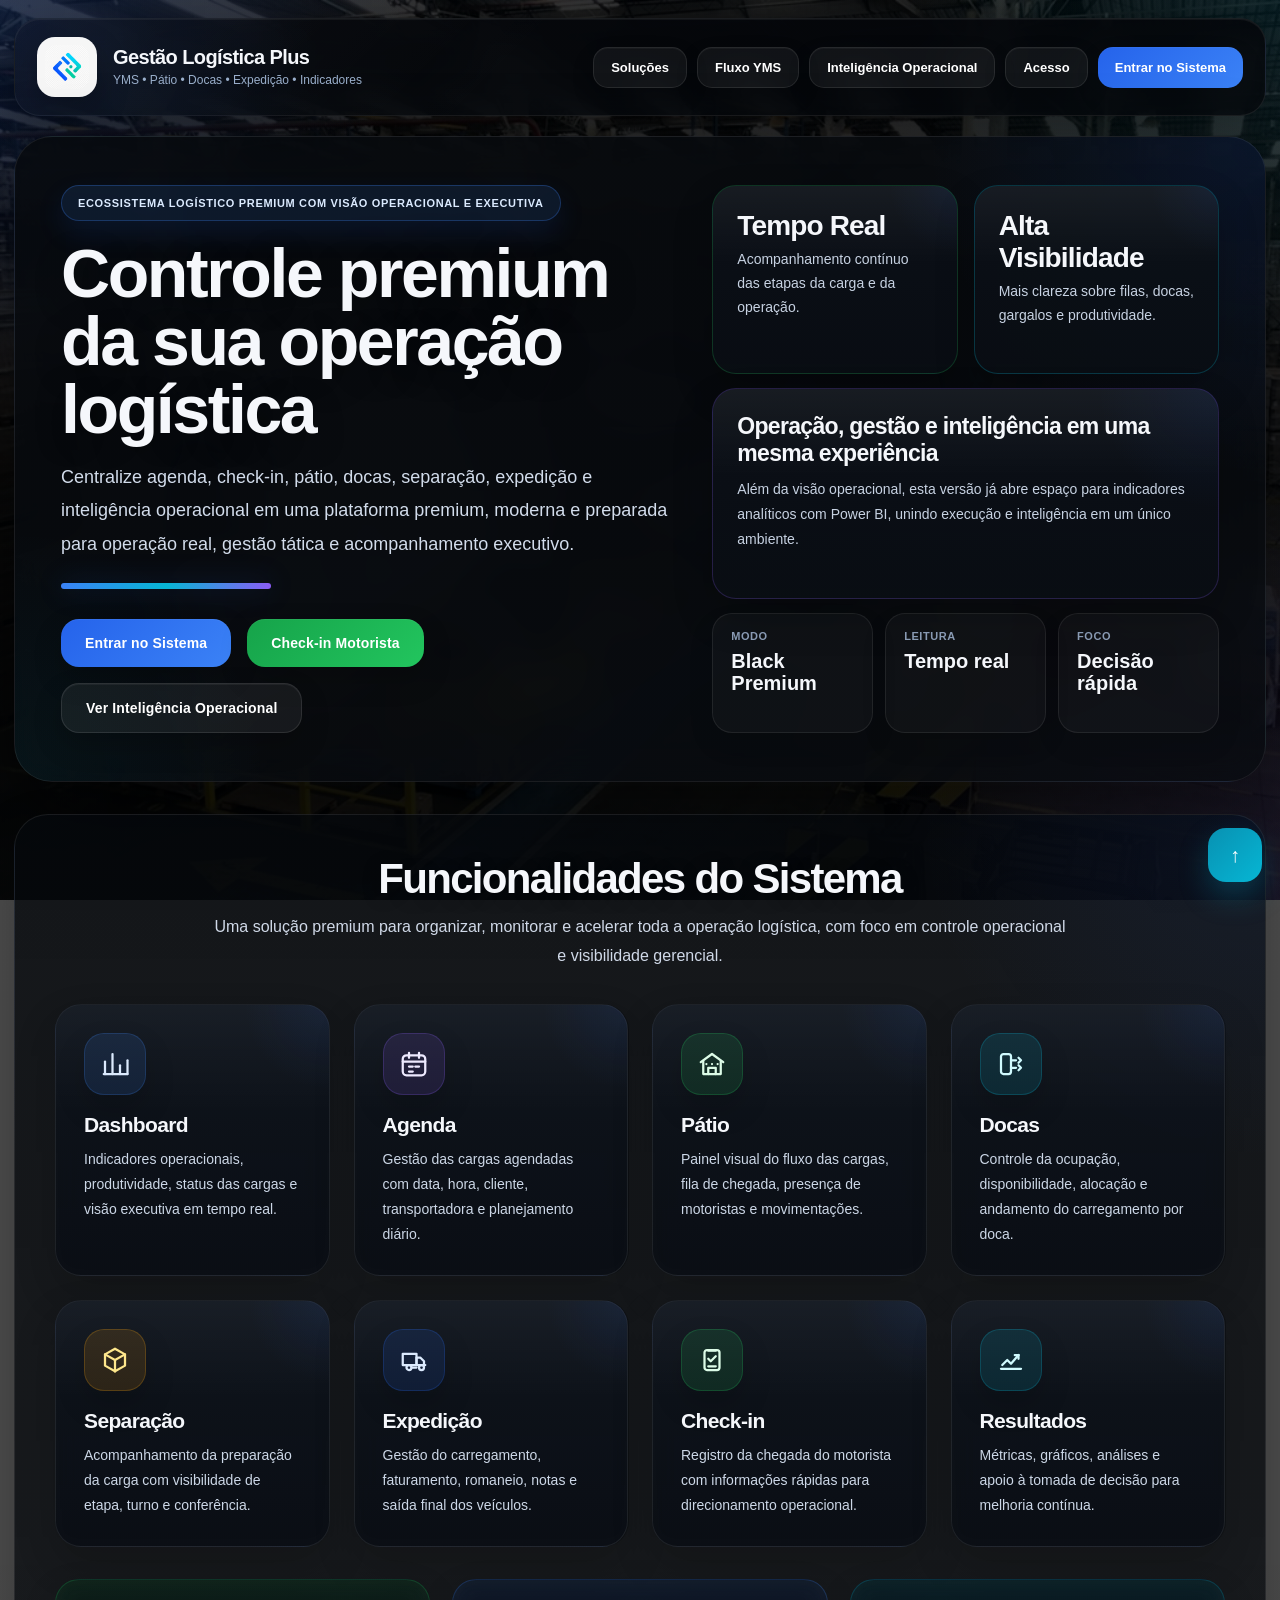
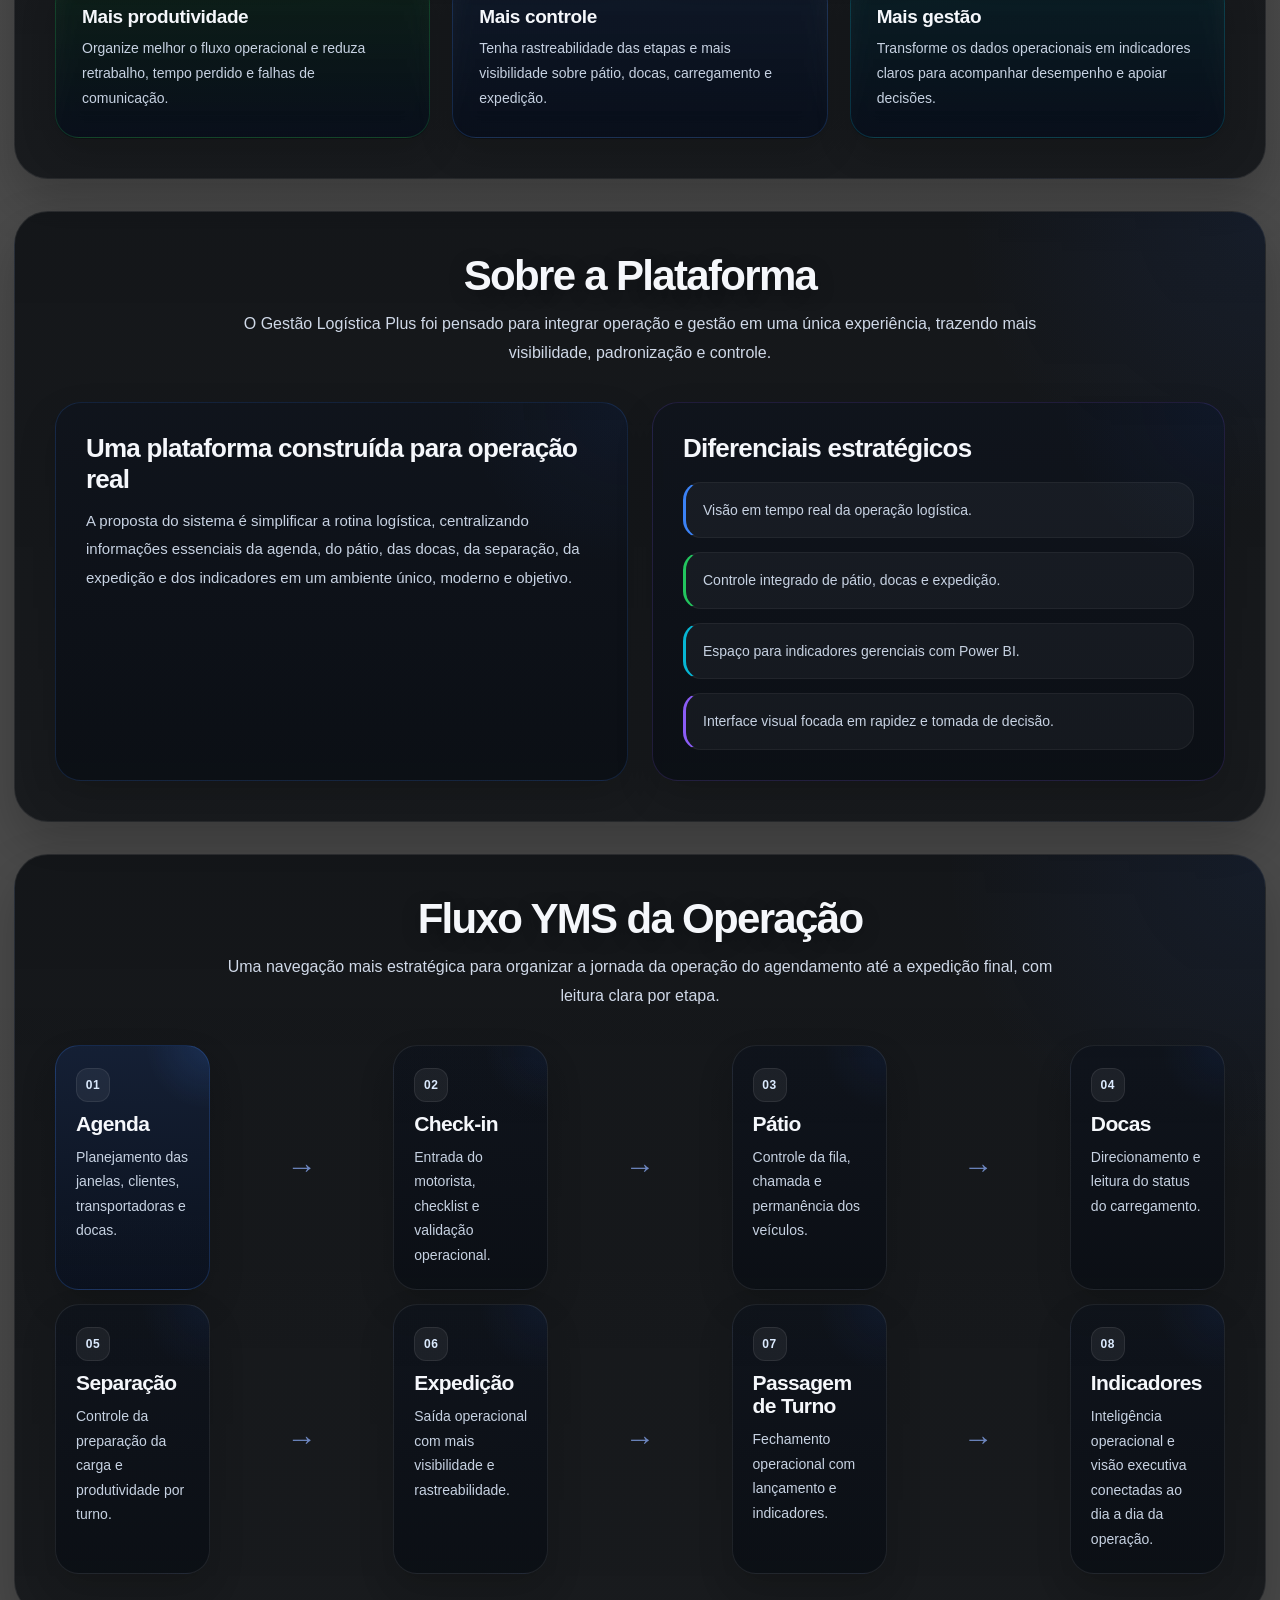
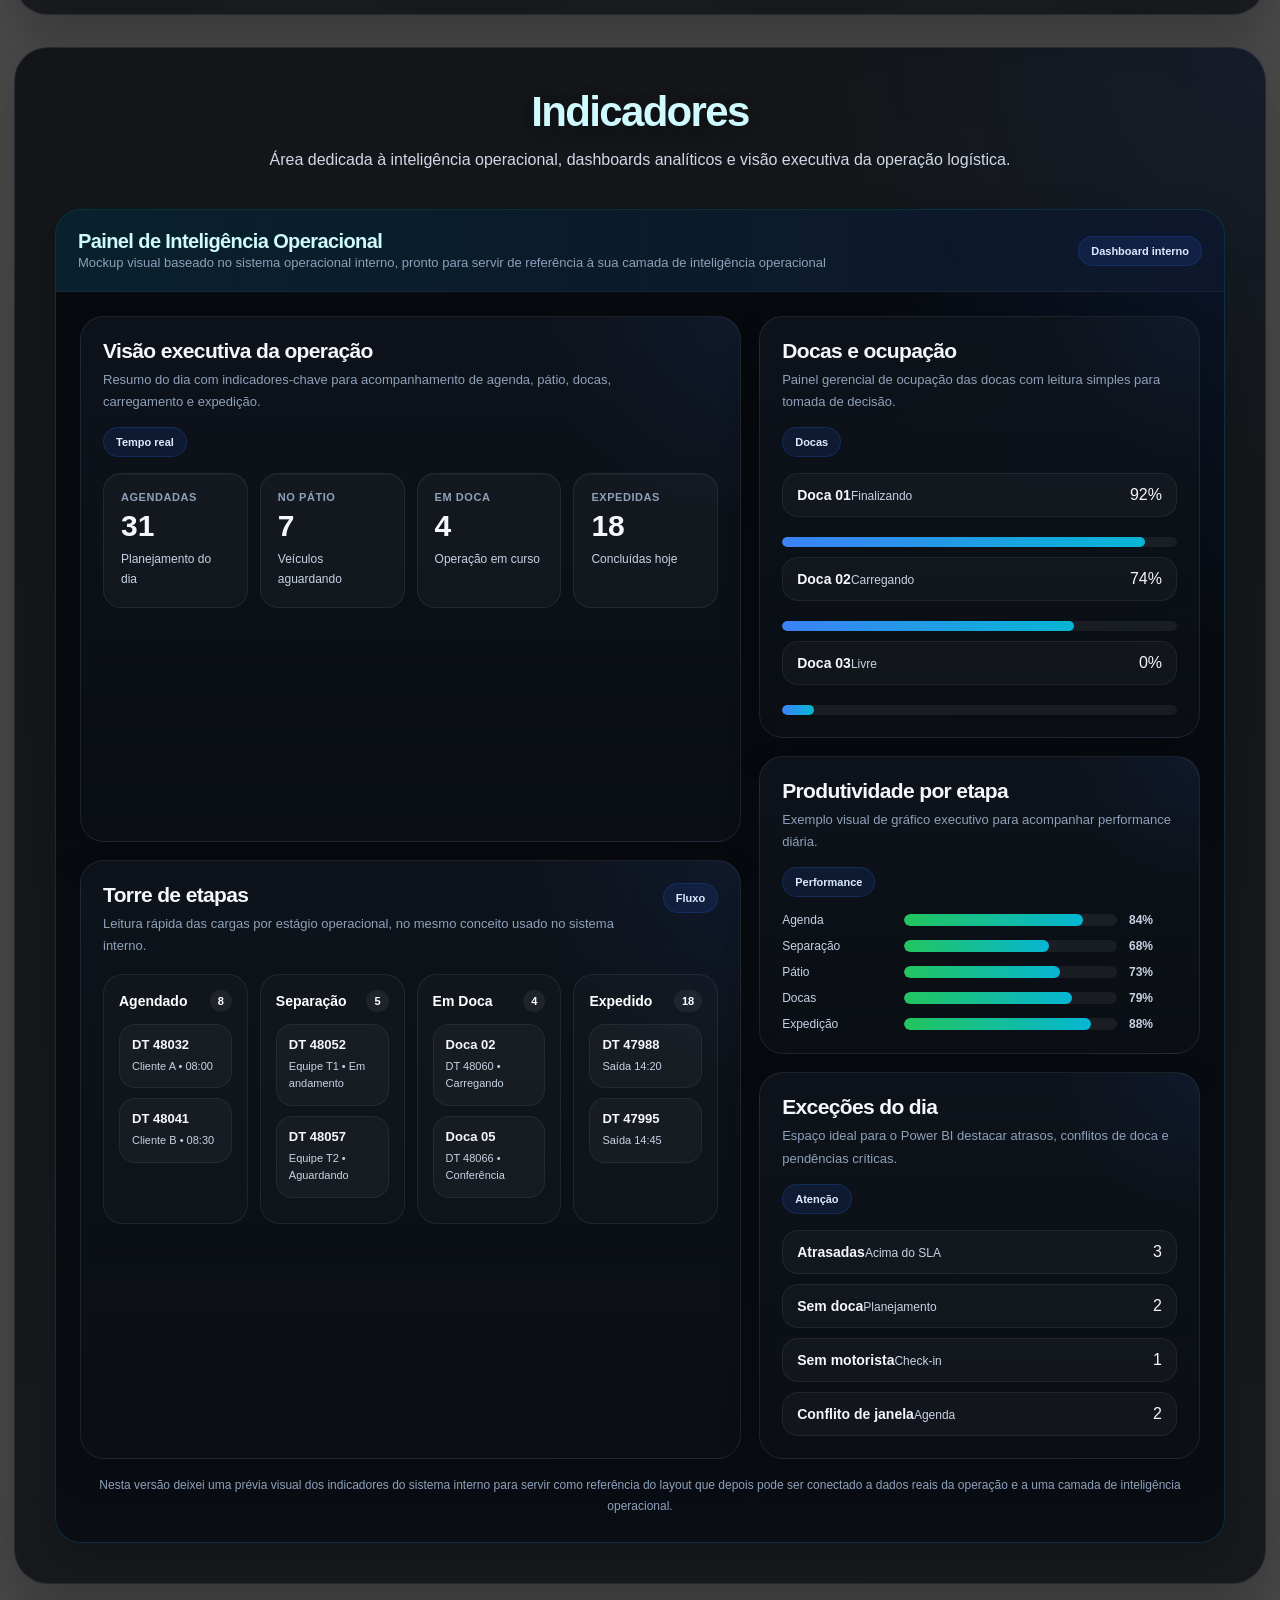
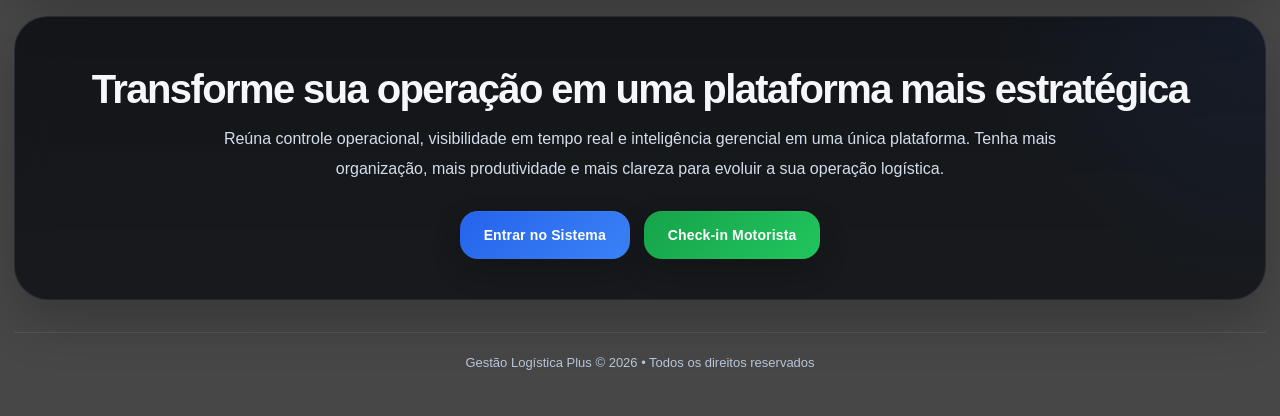
<file: index.html>
<!DOCTYPE html>
<html lang="pt-BR">
<head>
  <meta charset="UTF-8">
  <meta name="viewport" content="width=device-width, initial-scale=1.0">
  <title>Gestão Logística Plus</title>
  <link rel="icon" type="image/png" href="logo.png">
  <style>
    *{margin:0;padding:0;box-sizing:border-box}
    :root{
      --bg:#020406;
      --bg-soft:#06090d;
      --panel:rgba(7,10,14,.78);
      --panel-2:rgba(10,14,20,.84);
      --panel-3:rgba(12,17,24,.86);
      --panel-hover:rgba(16,22,30,.94);
      --line:rgba(255,255,255,.08);
      --line-soft:rgba(255,255,255,.05);
      --text:#f5f7fb;
      --muted:#c7d2e2;
      --muted-2:#8ea0ba;
      --blue:#3b82f6;
      --blue-2:#2563eb;
      --green:#22c55e;
      --green-2:#16a34a;
      --cyan:#06b6d4;
      --cyan-2:#0891b2;
      --purple:#8b5cf6;
      --purple-2:#7c3aed;
      --orange:#f59e0b;
      --orange-2:#ea580c;
      --shadow:0 28px 70px rgba(0,0,0,.42);
      --shadow-soft:0 18px 42px rgba(0,0,0,.24);
      --radius:28px;
      --max:1280px;
    }
    html{scroll-behavior:smooth}
    body{
      font-family:Inter,Segoe UI,Arial,sans-serif;
      color:var(--text);
      min-height:100vh;
      overflow-x:hidden;
      position:relative;
      background:
        linear-gradient(rgba(0,0,0,.70), rgba(0,0,0,.72)),
        url("Foto armazém.jpg") center center / cover no-repeat fixed;
    }
    body::before{
      content:"";
      position:fixed; inset:0; z-index:0; pointer-events:none;
      background:
        radial-gradient(circle at top left, rgba(37,99,235,.18), transparent 26%),
        radial-gradient(circle at top right, rgba(6,182,212,.10), transparent 24%),
        radial-gradient(circle at bottom right, rgba(139,92,246,.10), transparent 26%),
        linear-gradient(180deg, rgba(2,4,6,.36), rgba(2,4,6,.68));
    }
    body::after{
      content:"";
      position:fixed; inset:0; z-index:0; pointer-events:none;
      background:
        linear-gradient(90deg, rgba(255,255,255,.012) 1px, transparent 1px),
        linear-gradient(180deg, rgba(255,255,255,.010) 1px, transparent 1px);
      background-size:34px 34px;
      mask-image:linear-gradient(180deg, rgba(0,0,0,.18), transparent 58%);
      opacity:.22;
    }

    .topbar,.hero,.section,.footer,.to-top{position:relative;z-index:1}

    .topbar{
      position:sticky; top:14px;
      width:min(var(--max), calc(100% - 28px));
      margin:14px auto 0;
      padding:16px 20px;
      display:flex; align-items:center; justify-content:space-between; gap:18px;
      border:1px solid var(--line);
      background:
        radial-gradient(circle at top left, rgba(37,99,235,.10), transparent 24%),
        linear-gradient(180deg, rgba(4,6,10,.82), rgba(5,8,12,.76));
      backdrop-filter:blur(16px);
      border-radius:24px;
      box-shadow:0 16px 38px rgba(0,0,0,.24), inset 0 1px 0 rgba(255,255,255,.04);
      overflow:hidden;
    }
    .topbar::before{
      content:""; position:absolute; inset:0;
      background:linear-gradient(135deg, rgba(255,255,255,.03), transparent 42%);
      pointer-events:none;
    }

    .brand{display:flex;align-items:center;gap:14px;min-width:0;position:relative;z-index:1}
    .brand img{
      width:56px;height:56px;object-fit:contain;background:rgba(255,255,255,.96);
      border-radius:16px;padding:7px;box-shadow:0 12px 28px rgba(0,0,0,.20)
    }
    .brand-text strong{display:block;font-size:19px;line-height:1.1;white-space:nowrap;letter-spacing:-.02em}
    .brand-text span{display:block;color:var(--muted-2);font-size:12px;margin-top:4px;white-space:nowrap;line-height:1.4}

    .nav{display:flex;gap:10px;flex-wrap:wrap;justify-content:flex-end;position:relative;z-index:1}
    .nav-btn{
      border:1px solid rgba(255,255,255,.09);
      background:rgba(255,255,255,.05);
      color:#fff;padding:11px 16px;border-radius:14px;cursor:pointer;
      font-weight:800;font-size:14px;transition:.25s ease;
      box-shadow:0 10px 24px rgba(0,0,0,.12), inset 0 1px 0 rgba(255,255,255,.03);
    }
    .nav-btn:hover{transform:translateY(-2px);background:rgba(255,255,255,.08);border-color:rgba(59,130,246,.28)}
    .nav-btn.primary{background:linear-gradient(135deg,var(--blue-2),var(--blue));border:none}

    .hero{
      width:min(var(--max), calc(100% - 28px));
      margin:20px auto 0;
      padding:42px;
      border:1px solid var(--line);
      background:
        radial-gradient(circle at top right, rgba(37,99,235,.10), transparent 24%),
        linear-gradient(180deg, rgba(6,9,13,.80), rgba(8,11,16,.76));
      backdrop-filter:blur(18px);
      border-radius:34px;
      box-shadow:var(--shadow);
      display:grid;
      grid-template-columns:1.1fr .9fr;
      gap:28px;
      align-items:stretch;
      overflow:hidden;
    }
    .hero-left,.hero-right{position:relative;z-index:1}
    .hero-left .tag{
      display:inline-flex;align-items:center;gap:8px;padding:10px 15px;border-radius:999px;
      border:1px solid rgba(59,130,246,.24);background:rgba(59,130,246,.12);color:#dbeafe;
      font-size:12px;font-weight:900;margin-bottom:18px;letter-spacing:.02em
    }
    .hero-left h1{
      font-size:64px;line-height:1.00;margin-bottom:18px;letter-spacing:-2px;
      text-shadow:0 8px 28px rgba(0,0,0,.34)
    }
    .hero-left p{
      font-size:18px;line-height:1.85;color:var(--muted);max-width:760px
    }
    .accent-line{
      margin-top:18px;width:170px;height:5px;border-radius:999px;
      background:linear-gradient(90deg, var(--blue), var(--cyan), var(--purple));
      box-shadow:0 0 22px rgba(37,99,235,.22)
    }
    .actions{display:flex;gap:14px;flex-wrap:wrap;margin-top:28px}
    .btn{
      border:none;border-radius:16px;padding:15px 24px;font-size:15px;font-weight:900;cursor:pointer;
      transition:.25s ease;box-shadow:0 12px 28px rgba(0,0,0,.22), inset 0 1px 0 rgba(255,255,255,.05)
    }
    .btn:hover{transform:translateY(-3px)}
    .btn-primary{background:linear-gradient(135deg,var(--blue-2),var(--blue));color:#fff}
    .btn-green{background:linear-gradient(135deg,var(--green-2),var(--green));color:#fff}
    .btn-ghost{background:rgba(255,255,255,.06);color:#fff;border:1px solid rgba(255,255,255,.10)}

    .hero-right{display:grid;gap:14px}
    .glass-card{
      background:
        radial-gradient(circle at top right, rgba(37,99,235,.07), transparent 24%),
        linear-gradient(180deg, rgba(12,17,24,.88), rgba(10,14,20,.84));
      border:1px solid var(--line);
      border-radius:22px;
      padding:22px;
      box-shadow:var(--shadow-soft);
      position:relative;
      overflow:hidden;
    }
    .glass-card::before{
      content:"";position:absolute;inset:0;background:linear-gradient(180deg, rgba(255,255,255,.05), transparent 42%);pointer-events:none
    }
    .hero-mini{display:grid;grid-template-columns:repeat(2,1fr);gap:14px}
    .stat strong{display:block;font-size:30px;margin-bottom:6px;letter-spacing:-.03em}
    .stat span{color:var(--muted);font-size:14px;line-height:1.7}
    .hero-mini .stat:first-child{border-color:rgba(34,197,94,.22)}
    .hero-mini .stat:last-child{border-color:rgba(6,182,212,.24)}
    .destaque{border-color:rgba(139,92,246,.22)}
    .destaque h3{font-size:21px;margin-bottom:10px}
    .destaque p{color:var(--muted);line-height:1.78;font-size:14px}

    .hero-strip{
      display:grid;grid-template-columns:repeat(3,1fr);gap:12px
    }
    .hero-pill{
      border:1px solid var(--line);
      border-radius:18px;
      padding:15px 16px;
      background:rgba(255,255,255,.03);
      box-shadow:0 12px 24px rgba(0,0,0,.12)
    }
    .hero-pill span{
      display:block;color:var(--muted-2);font-size:11px;text-transform:uppercase;letter-spacing:.05em;font-weight:900;margin-bottom:8px
    }
    .hero-pill strong{display:block;font-size:22px;line-height:1.1}

    .section{width:min(var(--max), calc(100% - 28px));margin:28px auto 0}
    .section-panel{
      border:1px solid var(--line);
      background:
        radial-gradient(circle at top right, rgba(37,99,235,.07), transparent 22%),
        linear-gradient(180deg, rgba(5,8,12,.74), rgba(7,10,14,.70));
      backdrop-filter:blur(16px);
      border-radius:32px;
      padding:36px;
      box-shadow:var(--shadow-soft)
    }
    .section-head{text-align:center;margin-bottom:30px}
    .section-head h2{
      font-size:40px;margin-bottom:10px;text-shadow:0 4px 18px rgba(0,0,0,.30);letter-spacing:-.03em
    }
    .section-head p{
      color:var(--muted);font-size:16px;line-height:1.8;max-width:860px;margin:0 auto
    }

    .grid{display:grid;grid-template-columns:repeat(auto-fit,minmax(250px,1fr));gap:22px}
    .card{
      background:
        radial-gradient(circle at top right, rgba(255,255,255,.03), transparent 26%),
        linear-gradient(180deg, rgba(15,20,28,.90), rgba(11,15,21,.86));
      border:1px solid var(--line);
      border-radius:24px;
      padding:26px;
      backdrop-filter:blur(12px);
      transition:.28s ease;
      box-shadow:0 16px 36px rgba(0,0,0,.18);
      position:relative;
      overflow:hidden;
    }
    .card::before{
      content:"";position:absolute;inset:0;background:linear-gradient(180deg, rgba(255,255,255,.04), transparent 40%);pointer-events:none
    }
    .card:hover{
      transform:translateY(-6px);
      background:
        radial-gradient(circle at top right, rgba(37,99,235,.09), transparent 22%),
        linear-gradient(180deg, rgba(20,28,40,.94), rgba(14,20,28,.90));
      box-shadow:0 22px 44px rgba(0,0,0,.24)
    }
    .icon{
      width:58px;height:58px;border-radius:18px;display:flex;align-items:center;justify-content:center;
      font-size:0;margin-bottom:16px;box-shadow:0 10px 20px rgba(0,0,0,.12)
    }
    .icon svg{
      width:28px;height:28px;
      stroke:currentColor;
      stroke-width:1.9;
      fill:none;
      stroke-linecap:round;
      stroke-linejoin:round;
    }
    .card h3{font-size:20px;margin-bottom:10px;letter-spacing:-.02em}
    .card p{font-size:14px;line-height:1.78;color:var(--muted)}

    .card-dashboard .icon{background:rgba(59,130,246,.13);border:1px solid rgba(59,130,246,.20);color:#dbeafe}
    .card-dashboard:hover{ border-color:rgba(59,130,246,.35); }
    .card-agenda .icon{background:rgba(139,92,246,.13);border:1px solid rgba(139,92,246,.22);color:#ede9fe}
    .card-agenda:hover{ border-color:rgba(139,92,246,.35); }
    .card-patio .icon{background:rgba(34,197,94,.13);border:1px solid rgba(34,197,94,.22);color:#dcfce7}
    .card-patio:hover{ border-color:rgba(34,197,94,.35); }
    .card-docas .icon{background:rgba(6,182,212,.13);border:1px solid rgba(6,182,212,.22);color:#cffafe}
    .card-docas:hover{ border-color:rgba(6,182,212,.35); }
    .card-separacao .icon{background:rgba(245,158,11,.13);border:1px solid rgba(245,158,11,.22);color:#fde68a}
    .card-separacao:hover{ border-color:rgba(245,158,11,.35); }
    .card-expedicao .icon{background:rgba(37,99,235,.13);border:1px solid rgba(37,99,235,.22);color:#dbeafe}
    .card-expedicao:hover{ border-color:rgba(37,99,235,.35); }
    .card-checkin .icon{background:rgba(34,197,94,.13);border:1px solid rgba(34,197,94,.22);color:#dcfce7}
    .card-checkin:hover{ border-color:rgba(34,197,94,.35); }
    .card-resultados .icon{background:rgba(6,182,212,.13);border:1px solid rgba(6,182,212,.22);color:#cffafe}
    .card-resultados:hover{ border-color:rgba(6,182,212,.35); }

    .benefits{margin-top:28px;display:grid;grid-template-columns:repeat(3,1fr);gap:20px}
    .benefit{
      border:1px solid var(--line);border-radius:22px;padding:24px;backdrop-filter:blur(12px);
      box-shadow:0 10px 26px rgba(0,0,0,.16)
    }
    .benefit h4{font-size:18px;margin-bottom:8px;letter-spacing:-.02em}
    .benefit p{color:var(--muted);line-height:1.8;font-size:14px}
    .benefit:nth-child(1){background:linear-gradient(180deg, rgba(34,197,94,.10), rgba(8,15,29,.78));border-color:rgba(34,197,94,.20)}
    .benefit:nth-child(2){background:linear-gradient(180deg, rgba(59,130,246,.10), rgba(8,15,29,.78));border-color:rgba(59,130,246,.20)}
    .benefit:nth-child(3){background:linear-gradient(180deg, rgba(6,182,212,.10), rgba(8,15,29,.78));border-color:rgba(6,182,212,.20)}

    .about-grid{display:grid;grid-template-columns:1fr 1fr;gap:22px}
    .about-box{
      background:
        radial-gradient(circle at top right, rgba(37,99,235,.06), transparent 24%),
        linear-gradient(180deg, rgba(15,20,28,.90), rgba(11,15,21,.86));
      border:1px solid var(--line);border-radius:24px;padding:28px;box-shadow:0 14px 32px rgba(0,0,0,.18)
    }
    .about-box:first-child{border-color:rgba(59,130,246,.16)}
    .about-box:last-child{border-color:rgba(139,92,246,.16)}
    .about-box h3{font-size:24px;margin-bottom:12px;letter-spacing:-.02em}
    .about-box p{color:var(--muted);line-height:1.9;font-size:15px}
    .about-list{display:grid;gap:14px;margin-top:18px}
    .about-item{
      padding:14px 16px;border-radius:16px;background:rgba(255,255,255,.04);
      border:1px solid var(--line-soft);color:var(--muted);line-height:1.75;font-size:14px
    }
    .about-item:nth-child(1){ border-left:3px solid var(--blue); }
    .about-item:nth-child(2){ border-left:3px solid var(--green); }
    .about-item:nth-child(3){ border-left:3px solid var(--cyan); }
    .about-item:nth-child(4){ border-left:3px solid var(--purple); }

    #indicadores-powerbi .section-head h2{color:#cffafe}
    .powerbi-wrap{
      margin-top:8px;border-radius:24px;overflow:hidden;border:1px solid rgba(6,182,212,.22);
      background:rgba(2,6,23,.55);box-shadow:0 16px 34px rgba(0,0,0,.20)
    }
    .powerbi-head{
      display:flex;justify-content:space-between;align-items:center;gap:12px;padding:18px 20px;
      background:linear-gradient(90deg, rgba(6,182,212,.12), rgba(59,130,246,.08));
      border-bottom:1px solid var(--line-soft);flex-wrap:wrap
    }
    .powerbi-head strong{font-size:18px;color:#cffafe}
    .powerbi-head span{color:var(--muted-2);font-size:13px}
    .powerbi-frame{width:100%;height:760px;border:none;display:block;background:#0f172a}

    .cta-box{text-align:center;padding:10px 0 0}
    .cta-box h3{font-size:36px;margin-bottom:12px;letter-spacing:-.03em}
    .cta-box p{max-width:860px;margin:0 auto;color:var(--muted);line-height:1.9;font-size:16px}
    .cta-actions{display:flex;justify-content:center;gap:14px;flex-wrap:wrap;margin-top:26px}

    .footer{
      width:min(var(--max), calc(100% - 28px));margin:28px auto 24px;text-align:center;
      padding:22px 20px;color:#d1d5db;font-size:13px;border-top:1px solid rgba(255,255,255,.08)
    }
    .to-top{
      position:fixed;right:18px;bottom:18px;width:52px;height:52px;border:none;border-radius:16px;
      background:linear-gradient(135deg,var(--cyan-2),var(--cyan));color:#fff;font-size:20px;font-weight:900;cursor:pointer;
      box-shadow:0 14px 30px rgba(8,145,178,.30);transition:.25s ease;z-index:20
    }
    .to-top:hover{transform:translateY(-3px)}

    .reveal{opacity:0;transform:translateY(22px);animation:fadeUp .8s ease forwards}
    .delay-1{animation-delay:.08s}.delay-2{animation-delay:.16s}.delay-3{animation-delay:.24s}.delay-4{animation-delay:.32s}
    @keyframes fadeUp{to{opacity:1;transform:translateY(0)}}

    @media (max-width:1024px){
      .hero{grid-template-columns:1fr;padding:30px}
      .hero-left h1{font-size:46px}
      .hero-left p{font-size:16px}
      .benefits,.about-grid{grid-template-columns:1fr}
      .powerbi-frame{height:620px}
    }
    @media (max-width:720px){
      .topbar{position:relative;top:0;flex-direction:column;align-items:flex-start}
      .nav{width:100%;justify-content:flex-start}
      .nav-btn{width:100%}
      .hero-left h1{font-size:36px}
      .hero-mini,.hero-strip{grid-template-columns:1fr}
      .actions .btn,.cta-actions .btn{width:100%}
      .section-panel{padding:24px 18px}
      .section-head h2,.cta-box h3{font-size:30px}
      .powerbi-frame{height:520px}
    }
  
    .powerbi-wrap.dashboard-preview{
      padding:0;
      overflow:hidden;
    }
    .powerbi-preview{
      padding:22px;
      background:
        radial-gradient(circle at top right, rgba(37,99,235,.10), transparent 22%),
        linear-gradient(180deg, rgba(7,10,14,.96), rgba(10,14,20,.94));
    }
    .powerbi-preview-grid{
      display:grid;
      grid-template-columns:1.2fr .8fr;
      gap:18px;
    }
    .powerbi-preview-left,
    .powerbi-preview-right{
      display:grid;
      gap:18px;
    }
    .preview-panel{
      border:1px solid rgba(255,255,255,.08);
      border-radius:22px;
      padding:20px;
      background:
        radial-gradient(circle at top right, rgba(37,99,235,.08), transparent 24%),
        linear-gradient(180deg, rgba(15,20,28,.92), rgba(11,15,21,.88));
      box-shadow:0 16px 36px rgba(0,0,0,.18);
    }
    .preview-head{
      display:flex;
      justify-content:space-between;
      align-items:flex-start;
      gap:14px;
      margin-bottom:16px;
      flex-wrap:wrap;
    }
    .preview-head h4{
      font-size:20px;
      letter-spacing:-.02em;
      margin-bottom:6px;
    }
    .preview-head p{
      color:var(--muted-2);
      font-size:13px;
      line-height:1.7;
      max-width:540px;
    }
    .preview-badge{
      display:inline-flex;
      align-items:center;
      justify-content:center;
      padding:8px 12px;
      border-radius:999px;
      background:rgba(37,99,235,.12);
      border:1px solid rgba(37,99,235,.22);
      color:#dbeafe;
      font-size:11px;
      font-weight:900;
      white-space:nowrap;
    }
    .preview-kpis{
      display:grid;
      grid-template-columns:repeat(4, minmax(0,1fr));
      gap:12px;
    }
    .preview-kpi{
      border:1px solid rgba(255,255,255,.07);
      border-radius:18px;
      padding:16px;
      background:rgba(255,255,255,.03);
      box-shadow:inset 0 1px 0 rgba(255,255,255,.03);
    }
    .preview-kpi span{
      display:block;
      color:var(--muted-2);
      font-size:11px;
      text-transform:uppercase;
      letter-spacing:.05em;
      font-weight:900;
      margin-bottom:8px;
    }
    .preview-kpi strong{
      display:block;
      font-size:28px;
      line-height:1;
      margin-bottom:8px;
    }
    .preview-kpi small{
      color:var(--muted);
      font-size:12px;
      line-height:1.6;
    }
    .preview-columns{
      display:grid;
      grid-template-columns:repeat(4,minmax(0,1fr));
      gap:12px;
    }
    .preview-column{
      border:1px solid rgba(255,255,255,.07);
      border-radius:18px;
      padding:14px;
      background:rgba(255,255,255,.02);
      min-height:230px;
    }
    .preview-column h5{
      display:flex;
      justify-content:space-between;
      align-items:center;
      gap:10px;
      font-size:14px;
      margin-bottom:12px;
    }
    .preview-column h5 span{
      color:#fff;
    }
    .preview-count{
      font-size:11px;
      padding:5px 8px;
      border-radius:999px;
      background:rgba(255,255,255,.06);
      color:var(--muted);
      font-weight:800;
    }
    .preview-item{
      border:1px solid rgba(255,255,255,.06);
      border-radius:14px;
      padding:11px;
      background:rgba(255,255,255,.03);
      margin-bottom:10px;
    }
    .preview-item strong{
      display:block;
      font-size:13px;
      margin-bottom:6px;
    }
    .preview-item small{
      display:block;
      color:var(--muted);
      line-height:1.6;
      font-size:11px;
    }
    .preview-list{
      display:grid;
      gap:10px;
    }
    .preview-row{
      display:flex;
      justify-content:space-between;
      gap:12px;
      align-items:center;
      padding:12px 14px;
      border:1px solid rgba(255,255,255,.06);
      border-radius:16px;
      background:rgba(255,255,255,.03);
    }
    .preview-row strong{font-size:14px}
    .preview-row span{font-size:12px;color:var(--muted)}
    .preview-progress{
      height:10px;
      border-radius:999px;
      background:rgba(255,255,255,.06);
      overflow:hidden;
      margin-top:10px;
    }
    .preview-progress > div{
      height:100%;
      border-radius:999px;
      background:linear-gradient(90deg, var(--blue), var(--cyan));
    }
    .preview-chart{
      display:grid;
      gap:12px;
    }
    .preview-bar{
      display:grid;
      grid-template-columns:110px 1fr 48px;
      align-items:center;
      gap:12px;
      font-size:12px;
      color:var(--muted);
    }
    .preview-bar-track{
      height:12px;
      border-radius:999px;
      background:rgba(255,255,255,.06);
      overflow:hidden;
    }
    .preview-bar-fill{
      height:100%;
      border-radius:999px;
      background:linear-gradient(90deg, var(--green), var(--cyan));
    }
    .powerbi-note{
      margin-top:16px;
      color:var(--muted-2);
      font-size:12px;
      line-height:1.8;
      text-align:center;
    }
    @media (max-width:1024px){
      .powerbi-preview-grid,
      .preview-columns,
      .preview-kpis{
        grid-template-columns:1fr 1fr;
      }
    }
    @media (max-width:720px){
      .powerbi-preview-grid,
      .preview-columns,
      .preview-kpis{
        grid-template-columns:1fr;
      }
      .preview-bar{
        grid-template-columns:90px 1fr 38px;
      }
    }


    .yms-journey{
      display:grid;
      grid-template-columns:repeat(7,1fr);
      gap:14px;
      align-items:stretch;
      margin-top:10px;
    }
    .yms-journey-bottom{ margin-top:14px; }
    .yms-step{
      border:1px solid var(--line);
      border-radius:22px;
      padding:20px 18px;
      background:
        radial-gradient(circle at top right, rgba(37,99,235,.08), transparent 22%),
        linear-gradient(180deg, rgba(15,20,28,.90), rgba(11,15,21,.86));
      box-shadow:0 14px 30px rgba(0,0,0,.16);
      min-height:168px;
      display:flex;
      flex-direction:column;
      gap:10px;
      justify-content:flex-start;
      transition:.25s ease;
    }
    .yms-step:hover{
      transform:translateY(-4px);
      box-shadow:0 22px 42px rgba(0,0,0,.22);
      border-color:rgba(59,130,246,.22);
    }
    .yms-step.active{
      background:
        radial-gradient(circle at top right, rgba(59,130,246,.14), transparent 22%),
        linear-gradient(180deg, rgba(21,33,56,.92), rgba(11,18,31,.90));
      border-color:rgba(59,130,246,.22);
    }
    .yms-step small{
      display:inline-flex;
      align-items:center;
      justify-content:center;
      width:34px;
      height:34px;
      border-radius:12px;
      background:rgba(255,255,255,.06);
      border:1px solid rgba(255,255,255,.08);
      color:#dbeafe;
      font-size:12px;
      font-weight:900;
      letter-spacing:.05em;
    }
    .yms-step strong{
      font-size:20px;
      letter-spacing:-.02em;
      line-height:1.1;
    }
    .yms-step span{
      color:var(--muted);
      font-size:14px;
      line-height:1.75;
    }
    .yms-arrow{
      display:flex;
      align-items:center;
      justify-content:center;
      color:#8fb1ff;
      font-size:30px;
      font-weight:900;
      opacity:.72;
    }

    @media (max-width:1024px){
      .yms-journey{
        grid-template-columns:1fr;
      }
      .yms-arrow{
        display:none;
      }
      .yms-step{
        min-height:auto;
      }
    }


    .topbar{
      top:18px;
      padding:18px 22px;
      border-radius:26px;
      background:
        radial-gradient(circle at top left, rgba(37,99,235,.12), transparent 24%),
        linear-gradient(180deg, rgba(4,6,10,.88), rgba(5,8,12,.80));
      box-shadow:0 18px 44px rgba(0,0,0,.28), inset 0 1px 0 rgba(255,255,255,.05);
    }
    .brand{
      gap:16px;
    }
    .brand img{
      width:60px;height:60px;border-radius:18px;padding:8px;
      box-shadow:0 14px 32px rgba(0,0,0,.24);
    }
    .brand-text strong{
      font-size:20px;
      letter-spacing:-.03em;
    }
    .brand-text span{
      font-size:12px;
      color:#9bb0cc;
    }
    .nav-btn{
      border-radius:15px;
      padding:12px 17px;
      font-size:13px;
    }

    .hero{
      margin:24px auto 0;
      padding:48px 46px;
      gap:32px;
      border-radius:38px;
      background:
        radial-gradient(circle at top right, rgba(37,99,235,.12), transparent 24%),
        radial-gradient(circle at bottom left, rgba(6,182,212,.06), transparent 18%),
        linear-gradient(180deg, rgba(6,9,13,.84), rgba(8,11,16,.80));
      box-shadow:0 34px 88px rgba(0,0,0,.42);
    }
    .hero-left .tag{
      padding:11px 16px;
      font-size:11px;
      letter-spacing:.06em;
      text-transform:uppercase;
      border-color:rgba(59,130,246,.28);
      box-shadow:0 12px 28px rgba(37,99,235,.12);
    }
    .hero-left h1{
      font-size:68px;
      letter-spacing:-2.4px;
      max-width:760px;
    }
    .hero-left p{
      max-width:720px;
      font-size:18px;
      color:#d2dceb;
    }
    .accent-line{
      width:210px;
      height:6px;
      margin-top:22px;
      box-shadow:0 0 28px rgba(37,99,235,.28);
    }
    .actions{
      margin-top:30px;
      gap:16px;
    }
    .btn{
      border-radius:18px;
      padding:16px 24px;
      font-size:14px;
      letter-spacing:.01em;
    }
    .hero-mini{
      gap:16px;
    }
    .glass-card{
      border-radius:24px;
      padding:24px;
      background:
        radial-gradient(circle at top right, rgba(37,99,235,.08), transparent 22%),
        linear-gradient(180deg, rgba(12,17,24,.92), rgba(10,14,20,.88));
      box-shadow:0 18px 40px rgba(0,0,0,.20);
    }
    .stat strong{
      font-size:28px;
      letter-spacing:-.03em;
    }
    .destaque h3{
      font-size:23px;
      letter-spacing:-.03em;
    }
    .hero-pill{
      border-radius:20px;
      padding:16px 18px;
    }
    .hero-pill strong{
      font-size:20px;
    }

    .section{
      margin:32px auto 0;
    }
    .section-panel{
      border-radius:34px;
      padding:40px;
      background:
        radial-gradient(circle at top right, rgba(37,99,235,.08), transparent 22%),
        linear-gradient(180deg, rgba(5,8,12,.78), rgba(7,10,14,.74));
      box-shadow:0 22px 50px rgba(0,0,0,.22);
    }
    .section-head{
      margin-bottom:34px;
    }
    .section-head h2{
      font-size:42px;
      letter-spacing:-.04em;
    }
    .section-head p{
      font-size:16px;
      color:#d0d9e8;
    }

    .grid{
      gap:24px;
    }
    .card{
      border-radius:26px;
      padding:28px;
      background:
        radial-gradient(circle at top right, rgba(37,99,235,.09), transparent 22%),
        linear-gradient(180deg, rgba(16,22,31,.94), rgba(11,15,21,.90));
      box-shadow:0 18px 40px rgba(0,0,0,.20);
    }
    .card h3{
      font-size:21px;
      letter-spacing:-.03em;
    }
    .card p{
      color:#ccd7e7;
    }
    .icon{
      width:62px;height:62px;border-radius:20px;margin-bottom:18px;
      box-shadow:0 14px 30px rgba(0,0,0,.16);
    }
    .icon svg{
      width:30px;height:30px;
      stroke-width:1.8;
    }

    .benefits{
      margin-top:32px;
      gap:22px;
    }
    .benefit{
      border-radius:24px;
      padding:26px;
      box-shadow:0 14px 34px rgba(0,0,0,.18);
    }
    .benefit h4{
      font-size:19px;
      letter-spacing:-.02em;
    }

    .about-grid{
      gap:24px;
    }
    .about-box{
      border-radius:26px;
      padding:30px;
      box-shadow:0 16px 36px rgba(0,0,0,.18);
    }
    .about-box h3{
      font-size:26px;
      letter-spacing:-.03em;
    }
    .about-item{
      border-radius:18px;
      padding:15px 17px;
    }

    .yms-step{
      border-radius:24px;
      padding:22px 20px;
      min-height:176px;
      box-shadow:0 16px 34px rgba(0,0,0,.18);
    }
    .yms-step strong{
      font-size:21px;
      letter-spacing:-.03em;
    }

    .powerbi-wrap{
      border-radius:26px;
      box-shadow:0 18px 42px rgba(0,0,0,.20);
    }
    .powerbi-head{
      padding:20px 22px;
    }
    .powerbi-head strong{
      font-size:20px;
      letter-spacing:-.03em;
    }
    .powerbi-preview{
      padding:24px;
    }
    .preview-panel{
      border-radius:24px;
      padding:22px;
    }
    .preview-head h4{
      font-size:21px;
      letter-spacing:-.03em;
    }
    .preview-kpi{
      border-radius:18px;
      padding:17px;
    }
    .preview-kpi strong{
      font-size:30px;
    }
    .preview-column{
      border-radius:20px;
      padding:15px;
    }
    .preview-item{
      border-radius:16px;
      padding:12px;
    }
    .preview-row{
      border-radius:16px;
    }

    .cta-box h3{
      font-size:40px;
      letter-spacing:-.04em;
    }
    .cta-box p{
      color:#d4deeb;
    }
    .footer{
      margin:32px auto 24px;
      color:#b6c5da;
    }
    .to-top{
      width:54px;height:54px;border-radius:18px;
    }

    @media (max-width:1024px){
      .hero{
        padding:34px 28px;
      }
      .hero-left h1{
        font-size:52px;
      }
      .section-panel{
        padding:28px 24px;
      }
    }
    @media (max-width:720px){
      .hero{
        padding:28px 20px;
      }
      .hero-left h1{
        font-size:38px;
        letter-spacing:-1.2px;
      }
      .section-head h2,
      .cta-box h3{
        font-size:30px;
      }
    }

</style>
</head>
<body>

  <header class="topbar reveal">
    <div class="brand">
      <img src="logo.png" alt="Gestão Logística Plus">
      <div class="brand-text">
        <strong>Gestão Logística Plus</strong>
        <span>YMS • Pátio • Docas • Expedição • Indicadores</span>
      </div>
    </div>

    <div class="nav">
      <button class="nav-btn" onclick="rolarPara('funcionalidades')">Soluções</button>
      <button class="nav-btn" onclick="rolarPara('fluxo-yms')">Fluxo YMS</button>
      <button class="nav-btn" onclick="rolarPara('indicadores-powerbi')">Inteligência Operacional</button>
      <button class="nav-btn" onclick="rolarPara('contato')">Acesso</button>
      <button class="nav-btn primary" onclick="irSistema()">Entrar no Sistema</button>
    </div>
  </header>

  <section class="hero reveal delay-1">
    <div class="hero-left">
      <div class="tag">Ecossistema logístico premium com visão operacional e executiva</div>
      <h1>Controle premium da sua operação logística</h1>
      <p>
        Centralize agenda, check-in, pátio, docas, separação, expedição e inteligência operacional em uma plataforma premium, moderna e preparada para operação real, gestão tática e acompanhamento executivo.
      </p>
      <div class="accent-line"></div>

      <div class="actions">
        <button class="btn btn-primary" onclick="irSistema()">Entrar no Sistema</button>
        <button class="btn btn-green" onclick="irCheckin()">Check-in Motorista</button>
        <button class="btn btn-ghost" onclick="rolarPara('indicadores-powerbi')">Ver Inteligência Operacional</button>
      </div>
    </div>

    <div class="hero-right">
      <div class="hero-mini">
        <div class="glass-card stat">
          <strong>Tempo Real</strong>
          <span>Acompanhamento contínuo das etapas da carga e da operação.</span>
        </div>

        <div class="glass-card stat">
          <strong>Alta Visibilidade</strong>
          <span>Mais clareza sobre filas, docas, gargalos e produtividade.</span>
        </div>
      </div>

      <div class="glass-card destaque">
        <h3>Operação, gestão e inteligência em uma mesma experiência</h3>
        <p>
          Além da visão operacional, esta versão já abre espaço para indicadores
          analíticos com Power BI, unindo execução e inteligência em um único ambiente.
        </p>
      </div>

      <div class="hero-strip">
        <div class="hero-pill"><span>Modo</span><strong>Black Premium</strong></div>
        <div class="hero-pill"><span>Leitura</span><strong>Tempo real</strong></div>
        <div class="hero-pill"><span>Foco</span><strong>Decisão rápida</strong></div>
      </div>
    </div>
  </section>

  <section class="section reveal delay-2" id="funcionalidades">
    <div class="section-panel">
      <div class="section-head">
        <h2>Funcionalidades do Sistema</h2>
        <p>
          Uma solução premium para organizar, monitorar e acelerar toda a operação logística,
          com foco em controle operacional e visibilidade gerencial.
        </p>
      </div>

      <div class="grid">
        <div class="card card-dashboard">
          <div class="icon"><svg viewBox="0 0 24 24" aria-hidden="true"><path d="M4 20V10"/><path d="M10 20V4"/><path d="M16 20v-7"/><path d="M22 20v-11"/><path d="M3 20h19"/></svg></div>
          <h3>Dashboard</h3>
          <p>Indicadores operacionais, produtividade, status das cargas e visão executiva em tempo real.</p>
        </div>

        <div class="card card-agenda">
          <div class="icon"><svg viewBox="0 0 24 24" aria-hidden="true"><rect x="3" y="5" width="18" height="16" rx="3"/><path d="M8 3v4"/><path d="M16 3v4"/><path d="M3 10h18"/><path d="M8 14h3"/><path d="M13 14h3"/><path d="M8 18h3"/></svg></div>
          <h3>Agenda</h3>
          <p>Gestão das cargas agendadas com data, hora, cliente, transportadora e planejamento diário.</p>
        </div>

        <div class="card card-patio">
          <div class="icon"><svg viewBox="0 0 24 24" aria-hidden="true"><path d="M3 10.5 12 4l9 6.5"/><path d="M5 9.5V20h14V9.5"/><path d="M9 20v-5h6v5"/><path d="M7.5 12h.01"/><path d="M12 12h.01"/><path d="M16.5 12h.01"/></svg></div>
          <h3>Pátio</h3>
          <p>Painel visual do fluxo das cargas, fila de chegada, presença de motoristas e movimentações.</p>
        </div>

        <div class="card card-docas">
          <div class="icon"><svg viewBox="0 0 24 24" aria-hidden="true"><rect x="4" y="4" width="8" height="16" rx="2"/><path d="M12 9h4"/><path d="M12 15h4"/><path d="M18 7l2 2-2 2"/><path d="M18 13l2 2-2 2"/></svg></div>
          <h3>Docas</h3>
          <p>Controle da ocupação, disponibilidade, alocação e andamento do carregamento por doca.</p>
        </div>

        <div class="card card-separacao">
          <div class="icon"><svg viewBox="0 0 24 24" aria-hidden="true"><path d="M12 3 20 7.5 12 12 4 7.5 12 3Z"/><path d="M20 7.5V16.5L12 21"/><path d="M4 7.5V16.5L12 21"/><path d="M12 12v9"/></svg></div>
          <h3>Separação</h3>
          <p>Acompanhamento da preparação da carga com visibilidade de etapa, turno e conferência.</p>
        </div>

        <div class="card card-expedicao">
          <div class="icon"><svg viewBox="0 0 24 24" aria-hidden="true"><path d="M3 7h11v9H3z"/><path d="M14 10h3l3 3v3h-6z"/><circle cx="8" cy="18" r="2"/><circle cx="18" cy="18" r="2"/><path d="M14 18h-4"/><path d="M20 16h1"/></svg></div>
          <h3>Expedição</h3>
          <p>Gestão do carregamento, faturamento, romaneio, notas e saída final dos veículos.</p>
        </div>

        <div class="card card-checkin">
          <div class="icon"><svg viewBox="0 0 24 24" aria-hidden="true"><rect x="6" y="4" width="12" height="16" rx="2"/><path d="M9 4.5h6"/><path d="M9 11l2 2 4-4"/><path d="M9 17h6"/></svg></div>
          <h3>Check-in</h3>
          <p>Registro da chegada do motorista com informações rápidas para direcionamento operacional.</p>
        </div>

        <div class="card card-resultados">
          <div class="icon"><svg viewBox="0 0 24 24" aria-hidden="true"><path d="M4 19h16"/><path d="M5 16l4-4 3 3 6-7"/><path d="M18 8h-3"/><path d="M18 8v3"/></svg></div>
          <h3>Resultados</h3>
          <p>Métricas, gráficos, análises e apoio à tomada de decisão para melhoria contínua.</p>
        </div>
      </div>

      <div class="benefits">
        <div class="benefit">
          <h4>Mais produtividade</h4>
          <p>Organize melhor o fluxo operacional e reduza retrabalho, tempo perdido e falhas de comunicação.</p>
        </div>

        <div class="benefit">
          <h4>Mais controle</h4>
          <p>Tenha rastreabilidade das etapas e mais visibilidade sobre pátio, docas, carregamento e expedição.</p>
        </div>

        <div class="benefit">
          <h4>Mais gestão</h4>
          <p>Transforme os dados operacionais em indicadores claros para acompanhar desempenho e apoiar decisões.</p>
        </div>
      </div>
    </div>
  </section>

  <section class="section reveal delay-3" id="sobre-institucional">
    <div class="section-panel">
      <div class="section-head">
        <h2>Sobre a Plataforma</h2>
        <p>
          O Gestão Logística Plus foi pensado para integrar operação e gestão
          em uma única experiência, trazendo mais visibilidade, padronização e controle.
        </p>
      </div>

      <div class="about-grid">
        <div class="about-box">
          <h3>Uma plataforma construída para operação real</h3>
          <p>
            A proposta do sistema é simplificar a rotina logística, centralizando informações
            essenciais da agenda, do pátio, das docas, da separação, da expedição e dos
            indicadores em um ambiente único, moderno e objetivo.
          </p>
        </div>

        <div class="about-box">
          <h3>Diferenciais estratégicos</h3>
          <div class="about-list">
            <div class="about-item">Visão em tempo real da operação logística.</div>
            <div class="about-item">Controle integrado de pátio, docas e expedição.</div>
            <div class="about-item">Espaço para indicadores gerenciais com Power BI.</div>
            <div class="about-item">Interface visual focada em rapidez e tomada de decisão.</div>
          </div>
        </div>
      </div>
    </div>
  </section>


  <section class="section reveal delay-3" id="fluxo-yms">
    <div class="section-panel">
      <div class="section-head">
        <h2>Fluxo YMS da Operação</h2>
        <p>
          Uma navegação mais estratégica para organizar a jornada da operação do agendamento
          até a expedição final, com leitura clara por etapa.
        </p>
      </div>

      <div class="yms-journey">
        <div class="yms-step active">
          <small>01</small>
          <strong>Agenda</strong>
          <span>Planejamento das janelas, clientes, transportadoras e docas.</span>
        </div>
        <div class="yms-arrow">→</div>
        <div class="yms-step">
          <small>02</small>
          <strong>Check-in</strong>
          <span>Entrada do motorista, checklist e validação operacional.</span>
        </div>
        <div class="yms-arrow">→</div>
        <div class="yms-step">
          <small>03</small>
          <strong>Pátio</strong>
          <span>Controle da fila, chamada e permanência dos veículos.</span>
        </div>
        <div class="yms-arrow">→</div>
        <div class="yms-step">
          <small>04</small>
          <strong>Docas</strong>
          <span>Direcionamento e leitura do status do carregamento.</span>
        </div>
      </div>

      <div class="yms-journey yms-journey-bottom">
        <div class="yms-step">
          <small>05</small>
          <strong>Separação</strong>
          <span>Controle da preparação da carga e produtividade por turno.</span>
        </div>
        <div class="yms-arrow">→</div>
        <div class="yms-step">
          <small>06</small>
          <strong>Expedição</strong>
          <span>Saída operacional com mais visibilidade e rastreabilidade.</span>
        </div>
        <div class="yms-arrow">→</div>
        <div class="yms-step">
          <small>07</small>
          <strong>Passagem de Turno</strong>
          <span>Fechamento operacional com lançamento e indicadores.</span>
        </div>
        <div class="yms-arrow">→</div>
        <div class="yms-step">
          <small>08</small>
          <strong>Indicadores</strong>
          <span>Inteligência operacional e visão executiva conectadas ao dia a dia da operação.</span>
        </div>
      </div>
    </div>
  </section>

  <section class="section reveal delay-4" id="indicadores-powerbi">
    <div class="section-panel">
      <div class="section-head">
        <h2>Indicadores</h2>
        <p>
          Área dedicada à inteligência operacional, dashboards analíticos e visão executiva da operação logística.
        </p>
      </div>

      <div class="powerbi-wrap dashboard-preview">
        <div class="powerbi-head">
          <div>
            <strong>Painel de Inteligência Operacional</strong><br>
            <span>Mockup visual baseado no sistema operacional interno, pronto para servir de referência à sua camada de inteligência operacional</span>
          </div>
          <div class="preview-badge">Dashboard interno</div>
        </div>

        <div class="powerbi-preview">
          <div class="powerbi-preview-grid">
            <div class="powerbi-preview-left">
              <div class="preview-panel">
                <div class="preview-head">
                  <div>
                    <h4>Visão executiva da operação</h4>
                    <p>Resumo do dia com indicadores-chave para acompanhamento de agenda, pátio, docas, carregamento e expedição.</p>
                  </div>
                  <div class="preview-badge">Tempo real</div>
                </div>
                <div class="preview-kpis">
                  <div class="preview-kpi">
                    <span>Agendadas</span>
                    <strong>31</strong>
                    <small>Planejamento do dia</small>
                  </div>
                  <div class="preview-kpi">
                    <span>No pátio</span>
                    <strong>7</strong>
                    <small>Veículos aguardando</small>
                  </div>
                  <div class="preview-kpi">
                    <span>Em doca</span>
                    <strong>4</strong>
                    <small>Operação em curso</small>
                  </div>
                  <div class="preview-kpi">
                    <span>Expedidas</span>
                    <strong>18</strong>
                    <small>Concluídas hoje</small>
                  </div>
                </div>
              </div>

              <div class="preview-panel">
                <div class="preview-head">
                  <div>
                    <h4>Torre de etapas</h4>
                    <p>Leitura rápida das cargas por estágio operacional, no mesmo conceito usado no sistema interno.</p>
                  </div>
                  <div class="preview-badge">Fluxo</div>
                </div>
                <div class="preview-columns">
                  <div class="preview-column">
                    <h5><span>Agendado</span><span class="preview-count">8</span></h5>
                    <div class="preview-item"><strong>DT 48032</strong><small>Cliente A • 08:00</small></div>
                    <div class="preview-item"><strong>DT 48041</strong><small>Cliente B • 08:30</small></div>
                  </div>
                  <div class="preview-column">
                    <h5><span>Separação</span><span class="preview-count">5</span></h5>
                    <div class="preview-item"><strong>DT 48052</strong><small>Equipe T1 • Em andamento</small></div>
                    <div class="preview-item"><strong>DT 48057</strong><small>Equipe T2 • Aguardando</small></div>
                  </div>
                  <div class="preview-column">
                    <h5><span>Em Doca</span><span class="preview-count">4</span></h5>
                    <div class="preview-item"><strong>Doca 02</strong><small>DT 48060 • Carregando</small></div>
                    <div class="preview-item"><strong>Doca 05</strong><small>DT 48066 • Conferência</small></div>
                  </div>
                  <div class="preview-column">
                    <h5><span>Expedido</span><span class="preview-count">18</span></h5>
                    <div class="preview-item"><strong>DT 47988</strong><small>Saída 14:20</small></div>
                    <div class="preview-item"><strong>DT 47995</strong><small>Saída 14:45</small></div>
                  </div>
                </div>
              </div>
            </div>

            <div class="powerbi-preview-right">
              <div class="preview-panel">
                <div class="preview-head">
                  <div>
                    <h4>Docas e ocupação</h4>
                    <p>Painel gerencial de ocupação das docas com leitura simples para tomada de decisão.</p>
                  </div>
                  <div class="preview-badge">Docas</div>
                </div>
                <div class="preview-list">
                  <div class="preview-row"><div><strong>Doca 01</strong><span>Finalizando</span></div><div>92%</div></div>
                  <div class="preview-progress"><div style="width:92%"></div></div>
                  <div class="preview-row"><div><strong>Doca 02</strong><span>Carregando</span></div><div>74%</div></div>
                  <div class="preview-progress"><div style="width:74%"></div></div>
                  <div class="preview-row"><div><strong>Doca 03</strong><span>Livre</span></div><div>0%</div></div>
                  <div class="preview-progress"><div style="width:8%"></div></div>
                </div>
              </div>

              <div class="preview-panel">
                <div class="preview-head">
                  <div>
                    <h4>Produtividade por etapa</h4>
                    <p>Exemplo visual de gráfico executivo para acompanhar performance diária.</p>
                  </div>
                  <div class="preview-badge">Performance</div>
                </div>
                <div class="preview-chart">
                  <div class="preview-bar">
                    <span>Agenda</span>
                    <div class="preview-bar-track"><div class="preview-bar-fill" style="width:84%"></div></div>
                    <strong>84%</strong>
                  </div>
                  <div class="preview-bar">
                    <span>Separação</span>
                    <div class="preview-bar-track"><div class="preview-bar-fill" style="width:68%"></div></div>
                    <strong>68%</strong>
                  </div>
                  <div class="preview-bar">
                    <span>Pátio</span>
                    <div class="preview-bar-track"><div class="preview-bar-fill" style="width:73%"></div></div>
                    <strong>73%</strong>
                  </div>
                  <div class="preview-bar">
                    <span>Docas</span>
                    <div class="preview-bar-track"><div class="preview-bar-fill" style="width:79%"></div></div>
                    <strong>79%</strong>
                  </div>
                  <div class="preview-bar">
                    <span>Expedição</span>
                    <div class="preview-bar-track"><div class="preview-bar-fill" style="width:88%"></div></div>
                    <strong>88%</strong>
                  </div>
                </div>
              </div>

              <div class="preview-panel">
                <div class="preview-head">
                  <div>
                    <h4>Exceções do dia</h4>
                    <p>Espaço ideal para o Power BI destacar atrasos, conflitos de doca e pendências críticas.</p>
                  </div>
                  <div class="preview-badge">Atenção</div>
                </div>
                <div class="preview-list">
                  <div class="preview-row"><div><strong>Atrasadas</strong><span>Acima do SLA</span></div><div>3</div></div>
                  <div class="preview-row"><div><strong>Sem doca</strong><span>Planejamento</span></div><div>2</div></div>
                  <div class="preview-row"><div><strong>Sem motorista</strong><span>Check-in</span></div><div>1</div></div>
                  <div class="preview-row"><div><strong>Conflito de janela</strong><span>Agenda</span></div><div>2</div></div>
                </div>
              </div>
            </div>
          </div>

          <div class="powerbi-note">
            Nesta versão deixei uma prévia visual dos indicadores do sistema interno para servir como referência do layout que depois pode ser conectado a dados reais da operação e a uma camada de inteligência operacional.
          </div>
        </div>
      </div>
    </div>
  </section>

  <section class="section" id="contato">
    <div class="section-panel">
      <div class="cta-box">
        <h3>Transforme sua operação em uma plataforma mais estratégica</h3>
        <p>
          Reúna controle operacional, visibilidade em tempo real e inteligência gerencial
          em uma única plataforma. Tenha mais organização, mais produtividade e mais clareza
          para evoluir a sua operação logística.
        </p>

        <div class="cta-actions">
          <button class="btn btn-primary" onclick="irSistema()">Entrar no Sistema</button>
          <button class="btn btn-green" onclick="irCheckin()">Check-in Motorista</button>
        </div>
      </div>
    </div>
  </section>

  <div class="footer">
    Gestão Logística Plus © 2026 • Todos os direitos reservados
  </div>

  <button class="to-top" onclick="window.scrollTo({top:0, behavior:'smooth'})">↑</button>

  <script>
    function irSistema(){
      window.location.href = "https://app.gestaologisticaplus.com.br/app/login.html";
    }
    function irCheckin(){
      window.location.href = "https://checkin.gestaologisticaplus.com.br/app/checkin.html";
    }
    function rolarPara(id){
      const el = document.getElementById(id);
      if(el){ el.scrollIntoView({ behavior: "smooth", block: "start" }); }
    }
  </script>
</body>
</html>
</file>
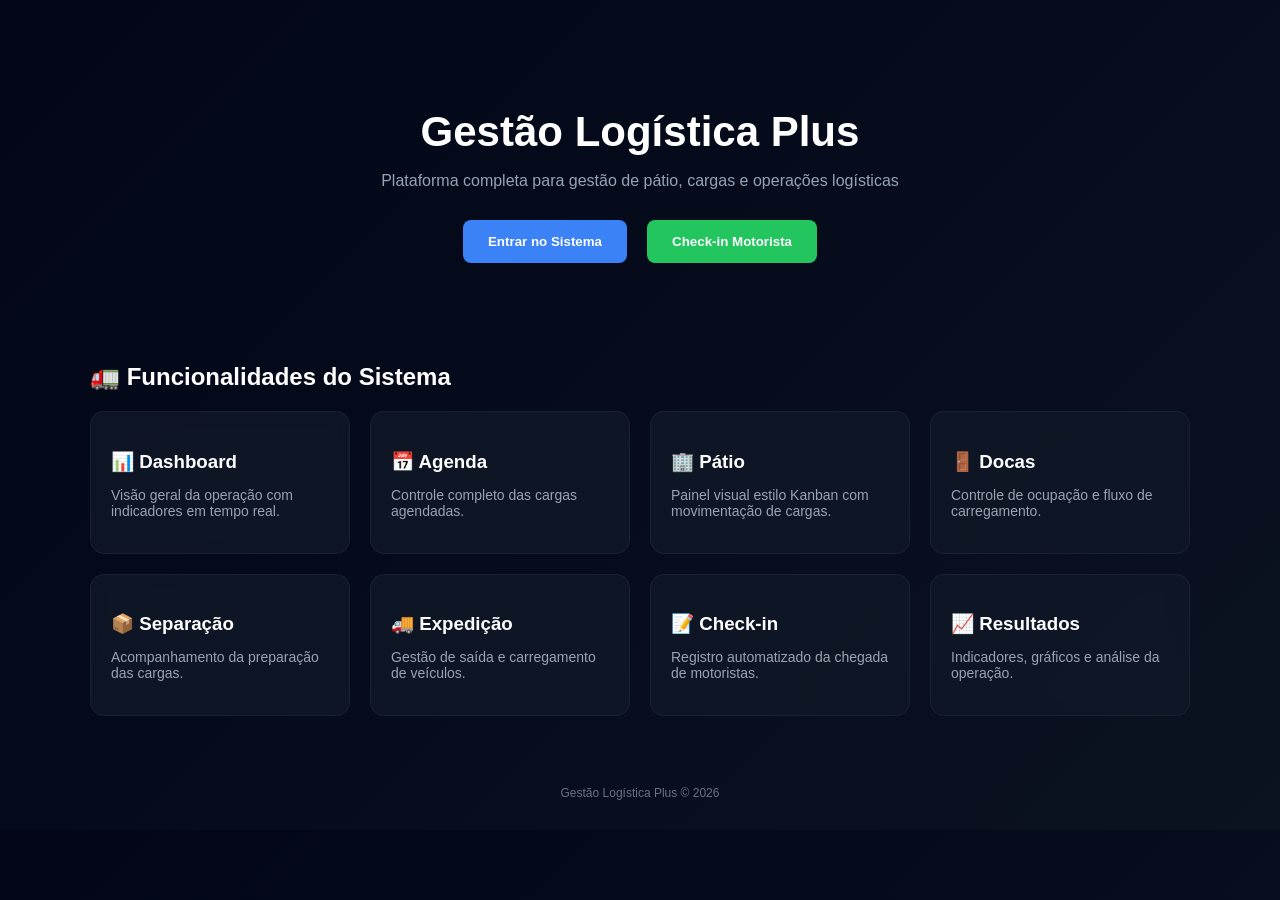
<file: portal.html>
<!DOCTYPE html>
<html lang="pt-BR">
<head>
<meta charset="UTF-8">
<meta name="viewport" content="width=device-width, initial-scale=1.0">
<title>Gestão Logística Plus</title>

<style>
body{
  margin:0;
  font-family:Arial, sans-serif;
  background:linear-gradient(135deg,#020617,#0b1220);
  color:#fff;
}

/* HERO */
.hero{
  text-align:center;
  padding:80px 20px 40px;
}

.hero h1{
  font-size:42px;
  margin-bottom:10px;
}

.hero p{
  color:#94a3b8;
  font-size:16px;
}

/* GRID */
.section{
  padding:40px 20px;
  max-width:1100px;
  margin:auto;
}

.grid{
  display:grid;
  grid-template-columns:repeat(auto-fit,minmax(250px,1fr));
  gap:20px;
}

.card{
  background:rgba(17,24,39,0.8);
  backdrop-filter:blur(10px);
  border-radius:14px;
  padding:20px;
  border:1px solid rgba(255,255,255,0.05);
  transition:.3s;
}

.card:hover{
  transform:translateY(-5px);
  border-color:#3b82f6;
}

.card h3{
  margin-bottom:10px;
}

.card p{
  font-size:14px;
  color:#9ca3af;
}

/* BOTÕES */
.actions{
  display:flex;
  justify-content:center;
  gap:20px;
  margin-top:30px;
}

.btn{
  padding:14px 25px;
  border:none;
  border-radius:8px;
  font-weight:bold;
  cursor:pointer;
}

.btn-primary{background:#3b82f6;color:#fff;}
.btn-green{background:#22c55e;color:#fff;}

.footer{
  text-align:center;
  padding:30px;
  color:#6b7280;
  font-size:12px;
}
</style>
</head>

<body>

<div class="hero">
  <h1>Gestão Logística Plus</h1>
  <p>Plataforma completa para gestão de pátio, cargas e operações logísticas</p>

  <div class="actions">
    <button class="btn btn-primary" onclick="irSistema()">Entrar no Sistema</button>
    <button class="btn btn-green" onclick="irCheckin()">Check-in Motorista</button>
  </div>
</div>

<div class="section">
  <h2>🚛 Funcionalidades do Sistema</h2>
  <div class="grid">

    <div class="card">
      <h3>📊 Dashboard</h3>
      <p>Visão geral da operação com indicadores em tempo real.</p>
    </div>

    <div class="card">
      <h3>📅 Agenda</h3>
      <p>Controle completo das cargas agendadas.</p>
    </div>

    <div class="card">
      <h3>🏢 Pátio</h3>
      <p>Painel visual estilo Kanban com movimentação de cargas.</p>
    </div>

    <div class="card">
      <h3>🚪 Docas</h3>
      <p>Controle de ocupação e fluxo de carregamento.</p>
    </div>

    <div class="card">
      <h3>📦 Separação</h3>
      <p>Acompanhamento da preparação das cargas.</p>
    </div>

    <div class="card">
      <h3>🚚 Expedição</h3>
      <p>Gestão de saída e carregamento de veículos.</p>
    </div>

    <div class="card">
      <h3>📝 Check-in</h3>
      <p>Registro automatizado da chegada de motoristas.</p>
    </div>

    <div class="card">
      <h3>📈 Resultados</h3>
      <p>Indicadores, gráficos e análise da operação.</p>
    </div>

  </div>
</div>

<div class="footer">
  Gestão Logística Plus © 2026
</div>

<script>
function irSistema(){
  window.location.href = "https://gestaologisticaplus.com.br/app/index.html";
}

function irCheckin(){
  window.location.href = "https://app.gestaologisticaplus.com.br/app/checkin.html";
}
</script>

</body>
</html>
</file>
